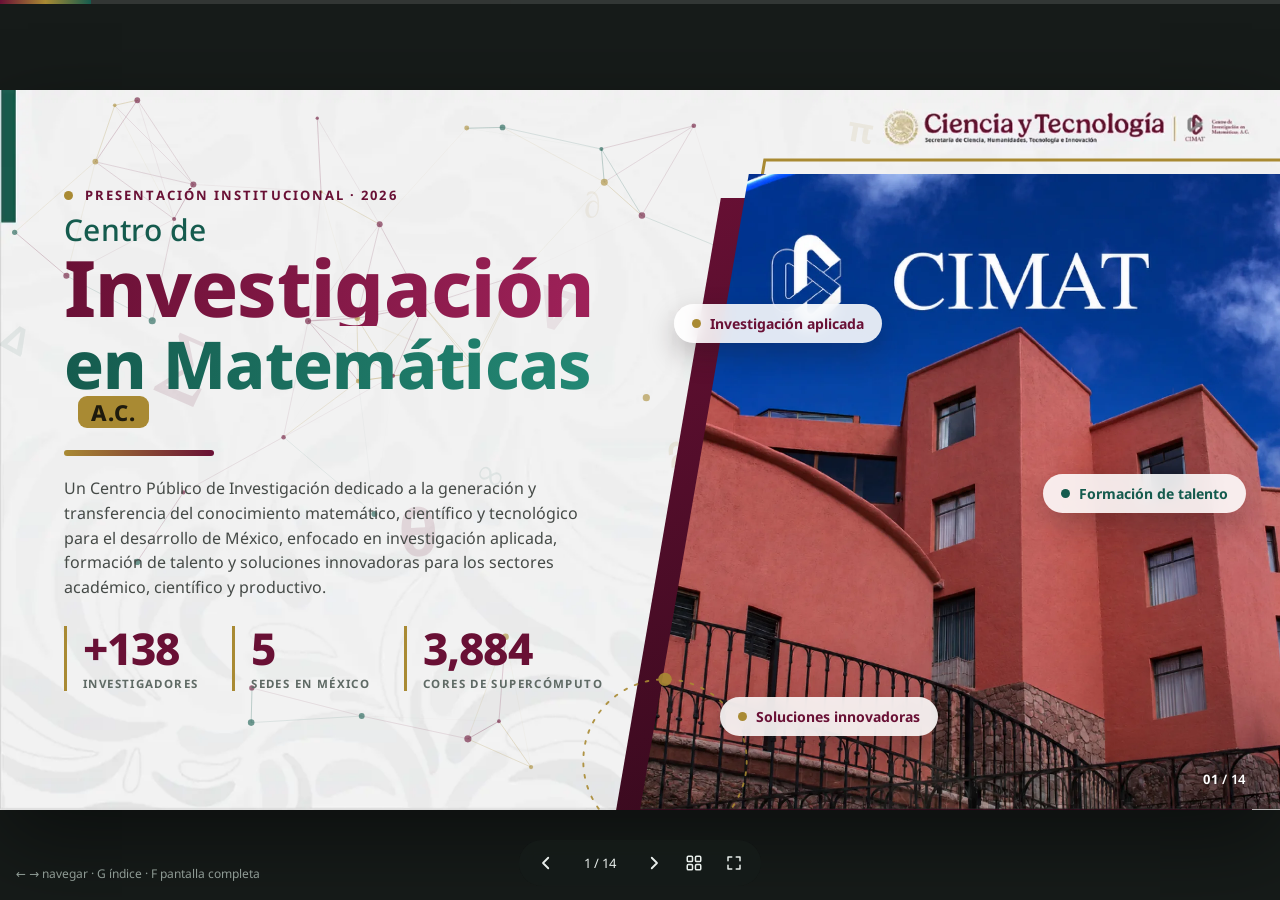
<file: index.html>
<!doctype html>
<html lang="es">
<head>
<meta charset="utf-8">
<meta name="viewport" content="width=device-width,initial-scale=1">
<title>CIMAT · Servicios Tecnológicos 2026</title>
<link rel="preconnect" href="https://fonts.googleapis.com">
<link rel="preconnect" href="https://fonts.gstatic.com" crossorigin>
<link rel="stylesheet" href="https://fonts.googleapis.com/css2?family=Noto+Sans:ital,wght@0,400;0,600;0,700;1,400&display=swap">
<link rel="stylesheet" href="deck.css?v=7">
<link rel="stylesheet" href="diagramas.css?v=6">
</head>
<body>
<div class="ui-prog"><i id="prog"></i></div>

<main class="stage" id="stage" aria-live="polite">

<!-- 1 · Portada -->
<section class="slide s-cover" id="sl-cover" data-title="Centro de Investigación en Matemáticas A.C." data-kicker="Portada">
  <canvas class="cv-net" id="cvNet" width="1280" height="720" aria-hidden="true"></canvas>
  <div class="cv-art" id="cvArt">
    <div class="cv-back"></div>
    <svg class="cv-outline" viewBox="0 0 100 100" preserveAspectRatio="none" aria-hidden="true"><polygon points="17,0 100,0 100,100 0,100" fill="none" stroke="#A98A33" stroke-width="3" vector-effect="non-scaling-stroke"/></svg>
    <div class="cv-photo"><img src="assets/img2.webp" alt="Edificio del CIMAT en Guanajuato"><i class="cv-sheen"></i></div>
    <svg class="cv-orbit" viewBox="0 0 200 200" aria-hidden="true"><circle cx="100" cy="100" r="86" fill="none" stroke="#A98A33" stroke-width="2" stroke-dasharray="3 9" stroke-linecap="round"/><circle cx="100" cy="14" r="7" fill="#A98A33"/></svg>
    <span class="cv-chip c1"><i></i>Investigación aplicada</span>
    <span class="cv-chip c2"><i></i>Formación de talento</span>
    <span class="cv-chip c3"><i></i>Soluciones innovadoras</span>
  </div>
  <div class="ct">
    <p class="kicker rv" style="--i:0"><i class="pulse"></i>Presentación institucional · 2026</p>
    <h1 class="cv-title" aria-label="Centro de Investigación en Matemáticas A.C.">
      <span class="ln s" style="--d:0"><b>Centro de</b></span>
      <span class="ln" style="--d:1"><b>Investigación</b></span>
      <span class="ln" style="--d:2"><b>en Matemáticas</b><em>A.C.</em></span>
    </h1>
    <div class="cv-rule"></div>
    <p class="lead rv" style="--i:4">Un Centro Público de Investigación dedicado a la generación y transferencia del conocimiento matemático, científico y tecnológico para el desarrollo de México, enfocado en investigación aplicada, formación de talento y soluciones innovadoras para los sectores académico, científico y productivo.</p>
    <div class="cv-stats rv" style="--i:6">
      <div><span class="n" data-count="140" data-prefix="+">+140</span><small>Investigadores</small></div>
      <div><span class="n" data-count="5">5</span><small>Sedes en México</small></div>
      <div><span class="n" data-count="3930" data-sep="1">3,930</span><small>Cores de supercómputo</small></div>
    </div>
  </div>
  <div class="pg"></div>
</section>

<!-- 2 · ¿Qué es el CIMAT? -->
<section class="slide s2" data-title="¿Qué es el CIMAT?" data-kicker="Nosotros">
  <div class="l">
    <p class="kicker rv" style="--i:0">Nosotros</p>
    <h2 class="title rv" style="--i:1">¿Qué es el CIMAT?</h2>
    <p class="txt rv" style="--i:2;margin-top:20px">El Centro de Investigación en Matemáticas A.C. es un Centro Público de Investigación de la Secihti, dedicado a la investigación, la formación de recursos humanos de alto nivel, la vinculación con los sectores productivos y la divulgación del conocimiento matemático y científico. Su misión es contribuir al desarrollo científico y tecnológico de México mediante la transferencia e implementación de soluciones innovadoras.</p>
  </div>
  <div class="photo rv" style="--i:2"><img src="assets/img10.webp" alt="Mapa de las cinco sedes: Guanajuato, Monterrey, Aguascalientes, Mérida y Zacatecas"></div>
  <div class="pillars">
    <div class="card f-guinda rv" style="--i:3"><h3>Investigación</h3><p>Generación de conocimiento científico y técnico en las líneas de investigación del Centro.</p></div>
    <div class="card f-dorado rv" style="--i:4"><h3>Formación de recursos humanos</h3><p>Programas de maestría y doctorado orientados a la investigación. Con reconocimiento internacional.</p></div>
    <div class="card f-verde rv" style="--i:5"><h3>Vinculación</h3><p>Desarrollo e implementación de soluciones, consultoría y capacitación especializada.</p></div>
    <div class="card f-arena rv" style="--i:6"><h3>Divulgación</h3><p>Actividades dirigidas a niñas, jóvenes y público en general para la difusión de la Ciencia.</p></div>
  </div>
  <div class="pg"></div>
</section>

<!-- 3 · Capital humano -->
<section class="slide s3" data-title="Capital Humano e Infraestructura" data-kicker="Infraestructura">
  <div class="sidecard rv" style="--i:0"><img class="bgimg" src="assets/img11.webp" alt=""><div class="in"><img src="assets/img21.webp" alt="Investigadora explicando en el pizarrón"></div></div>
  <div class="r">
    <p class="kicker rv" style="--i:1">Infraestructura</p>
    <h2 class="title rv" style="--i:2">Capital Humano e Infraestructura</h2>
    <p class="txt rv" style="--i:3;margin-top:12px">El CIMAT cuenta con un equipo de excelencia y una infraestructura tecnológica de vanguardia distribuida en 5 sedes a lo largo de la República Mexicana, lo que le permite generar y transferir conocimiento de forma eficiente y con impacto nacional.</p>
    <div class="stats">
      <div class="stat rv" style="--i:4"><div class="n" data-count="140" data-prefix="+">+140</div><div><b>Investigadores</b><span>El 70% pertenece al Sistema Nacional de Investigadores (SNII)</span></div></div>
      <div class="stat rv" style="--i:5"><div class="n" data-count="49">49</div><div><b>Técnicos Académicos</b><span>El 97% cuenta con nivel de posgrado (Maestría o Doctorado)</span></div></div>
      <div class="stat rv" style="--i:6"><div class="n" data-count="67">67</div><div><b>Personal de Apoyo</b><span>Personal administrativo y de soporte a la operación</span></div></div>
      <div class="stat rv" style="--i:7"><div class="n" data-count="5">5</div><div><b>Sedes</b><span>Guanajuato, Monterrey, Aguascalientes, Mérida y Zacatecas</span></div></div>
    </div>
  </div>
  <div class="callout rv" style="--i:8"><svg viewBox="0 0 24 24" fill="none" stroke="currentColor" stroke-width="2" aria-hidden="true"><circle cx="12" cy="12" r="10"/><path d="M12 11v6M12 7.5v.01" stroke-linecap="round"/></svg><p><b>Supercómputo:</b> 2 clústeres, uno en Guanajuato con 2,288 cores y otro en Puerto Interior, Silao con 1,642 cores, más de 200 servidores distribuidos entre todas sus sedes.</p></div>
  <div class="pg"></div>
</section>

<!-- 4 · Áreas y líneas -->
<section class="slide s4" data-title="Áreas y Líneas de Investigación" data-kicker="Investigación">
  <div class="head">
    <p class="kicker rv" style="--i:0">Investigación</p>
    <h2 class="title rv" style="--i:1">Áreas y Líneas de Investigación</h2>
    <p class="txt rv" style="--i:2;margin-top:12px">El CIMAT genera conocimiento científico de frontera a través de la investigación en sus cuatro grandes áreas de especialidad, buscando contribuir al desarrollo científico y tecnológico de México mediante la colaboración multidisciplinaria y la transferencia del conocimiento.</p>
  </div>
  <div class="grid">
    <div class="card o-guinda rv" style="--i:3"><h3>Matemáticas Básicas</h3><ul><li>Algebraica y Análisis</li><li>Ecuaciones Diferenciales Parciales</li><li>Geometría Diferencial</li><li>Sistemas Dinámicos y Topología</li></ul></div>
    <div class="card o-dorado rv" style="--i:4"><h3>Ciencias de la Computación</h3><ul><li>Aprendizaje Máquina y PLN</li><li>Ingeniería del Software</li><li>Cómputo Paralelo y Optimización</li><li>Procesamiento de Señales</li><li>Imágenes y Visión Computacional</li><li>Robótica y Sistemas Inteligentes</li></ul></div>
    <div class="card o-verde rv" style="--i:5"><h3>Probabilidad y Estadística</h3><ul><li>Estadística Aplicada e Inferencia</li><li>Modelación Estocástica</li><li>Teoría de la Probabilidad</li></ul></div>
    <div class="card o-arena rv" style="--i:6"><h3>Matemáticas Aplicadas</h3><ul><li>Análisis Numérico</li><li>Cómputo Científico</li><li>Biomatemáticas y Análisis Aplicado</li><li>Problemas Inversos</li><li>Cuantificación de Incertidumbre</li><li>Economía Matemática</li></ul></div>
  </div>
  <div class="photo rv" style="--i:5"><img src="assets/img9.webp" alt="Mano escribiendo ecuaciones en un pizarrón"></div>
  <div class="pg"></div>
</section>

<!-- 5 · Formación -->
<section class="slide s5" data-title="Formación de Recursos Humanos" data-kicker="Formación de alto nivel">
  <div class="head">
    <p class="kicker rv" style="--i:0">Formación de alto nivel</p>
    <h2 class="title rv" style="--i:1">Formación de Recursos Humanos</h2>
    <p class="txt rv" style="--i:2;margin-top:12px">El CIMAT ofrece programas de maestría y doctorado orientados a la investigación, acreditados ante el Sistema Nacional de Posgrados (SNP) de la Secretaría de Ciencia, Humanidades, Tecnología e Innovación (Secihti) a nivel de competencia internacional. Estos programas forman investigadores y especialistas capaces de generar conocimiento y transferir tecnología para el desarrollo del país.</p>
  </div>
  <div class="photo rv" style="--i:3"><img src="assets/img22.webp" alt="Programas de maestría y doctorado del CIMAT"></div>
  <div class="pg"></div>
</section>

<!-- 6 · Vinculación -->
<section class="slide s6" data-title="Vinculación: Soluciones para los Sectores Productivos" data-kicker="Vinculación">
  <div class="head">
    <p class="kicker rv" style="--i:0">Vinculación</p>
    <h2 class="title rv" style="--i:1;font-size:36px">Vinculación: Soluciones para los Sectores Productivos</h2>
    <p class="txt rv" style="--i:2;margin-top:12px">El CIMAT ofrece servicios tecnológicos especializados que acompañan a organizaciones públicas y privadas desde la identificación del problema hasta la implementación y seguimiento de la solución, integrando equipos altamente calificados y herramientas de vanguardia.</p>
  </div>
  <div class="grid">
    <div class="card f-guinda rv" style="--i:3"><h3>Ciencia de Datos</h3><ul><li>Explotación y analítica de datos predictivos y prescriptivos</li><li>Procesamiento y depuración de datos</li><li>Consultoría en estrategias de analítica</li><li>Despliegue y visualización de datos</li></ul></div>
    <div class="card f-dorado rv" style="--i:4"><h3>Cómputo Científico</h3><ul><li>Inteligencia artificial y modelación computacional</li><li>Visión computacional</li><li>Programación en paralelo y supercómputo</li></ul></div>
    <div class="card f-verde wide rv" style="--i:5"><h3>Matemáticas y Estadística</h3><ul><li>Modelación estadística y pronósticos</li><li>Logística de suministros y optimización de procesos</li><li>Construcción y diseño de indicadores</li><li>Modelos georeferenciados y simulación</li></ul></div>
  </div>
  <div class="photo rv" style="--i:4"><img src="assets/img26.webp" alt="Equipo del CIMAT con clientes en el laboratorio"></div>
  <div class="pg"></div>
</section>

<!-- 7 · Impacto -->
<section class="slide s7" data-title="Clientes Atendidos" data-kicker="Impacto">
  <div class="logos rv" style="--i:0"><img src="assets/img30.webp" alt="Logotipos de clientes: INEGI, IMSS, SAT, Bosch, PEMEX, CFE, GM, Coca-Cola FEMSA, OXXO y otros"></div>
  <div class="r">
    <p class="kicker rv" style="--i:1">Impacto</p>
    <h2 class="title rv" style="--i:2">Clientes Atendidos</h2>
    <p class="txt rv" style="--i:3;margin-top:12px">El CIMAT ayuda a sus clientes a generar valor real a través de soluciones integrales que van desde la caracterización precisa del problema hasta la implementación y seguimiento continuo de la solución.</p>
    <div class="callout rv" style="--i:4"><svg viewBox="0 0 24 24" fill="none" stroke="currentColor" stroke-width="2" aria-hidden="true"><circle cx="12" cy="12" r="10"/><path d="M12 11v6M12 7.5v.01" stroke-linecap="round"/></svg><p>El enfoque del CIMAT privilegia la transferencia efectiva de tecnología y el fortalecimiento de capacidades internas en cada organización con la que colabora, garantizando resultados sostenibles y de largo plazo.</p></div>
    <p class="txt rv" style="--i:5">Entre nuestros clientes se encuentran instituciones del sector financiero, industrial, gubernamental, de salud, energético y de telecomunicaciones, consolidando al CIMAT como un referente nacional en la aplicación del conocimiento matemático a problemáticas reales.</p>
    <div class="chips rv" style="--i:6"><span>Financiero</span><span>Industrial</span><span>Gubernamental</span><span>Salud</span><span>Energético</span><span>Telecomunicaciones</span></div>
  </div>
  <div class="pg"></div>
</section>

<!-- 8 · Cadena de valor -->
<section class="slide s8" data-title="Optimización de la Cadena de Valor" data-kicker="Soluciones tecnológicas">
  <div class="band"><img src="assets/img20.webp" alt=""></div>
  <div class="head">
    <p class="kicker rv" style="--i:0">Soluciones tecnológicas</p>
    <h2 class="title rv" style="--i:1">Optimización de la Cadena de Valor</h2>
    <p class="txt rv" style="--i:2;margin-top:12px">El CIMAT ofrece soluciones integrales para la optimización de cadenas de suministro y distribución, integrando modelos matemáticos avanzados con análisis geoespacial para apoyar la toma de decisiones estratégicas en los sectores comercial, industrial y gubernamental.</p>
  </div>
  <div class="grid">
    <div class="card rv" style="--i:3;--c:var(--guinda)"><h3>Pronóstico de la Demanda</h3><p>Modelos para anticipar la compra de materia prima, planear la producción y gestionar inventarios con mayor precisión.</p></div>
    <div class="card rv" style="--i:4;--c:var(--guinda)"><h3>Análisis de Lealtad y Clasificación</h3><p>Clasificación de clientes y proveedores para optimizar relaciones comerciales y definir esquemas de distribución más eficientes.</p></div>
    <div class="card rv" style="--i:5;--c:var(--verde)"><h3>Trazabilidad en la Producción</h3><p>Seguimiento en tiempo real de procesos productivos para reducir costos y mejorar el control de calidad en toda la cadena.</p></div>
    <div class="card rv" style="--i:6;--c:var(--verde)"><h3>Análisis Geoespaciales</h3><p>Evaluación de puntos de venta y pronóstico de ventas esperadas mediante modelos georeferenciados para la toma de decisiones estratégicas.</p></div>
  </div>
  <div class="pillwrap"><div class="pill rv" style="--i:7">Ciencia de Datos + Estadística + Optimización</div></div>
  <div class="pg"></div>
</section>

<!-- 9 · Transformación digital -->
<section class="slide s9" data-title="Transformación Digital" data-kicker="Soluciones tecnológicas">
  <div class="robot rv" style="--i:1"><img src="assets/img18.webp" alt="Brazo robótico industrial"></div>
  <div class="l">
    <p class="kicker rv" style="--i:0">Soluciones tecnológicas</p>
    <h2 class="title rv" style="--i:1">Transformación Digital</h2>
    <p class="txt rv" style="--i:2;margin-top:12px">El CIMAT aplica herramientas de inteligencia artificial y análisis de señales e imágenes para impulsar la transformación digital del sector industrial, mejorando la eficiencia operativa, la calidad del producto y la toma de decisiones en tiempo real mediante soluciones sustentadas en investigación aplicada.</p>
    <div class="two">
      <div class="card f-guinda rv" style="--i:3"><h3>Soluciones Desarrolladas</h3><ul><li>Análisis, preproceso y extracción de características de señales</li><li>Modelos de mantenimiento predictivo</li><li>Procesamiento de imágenes industriales</li></ul></div>
      <div class="card o-verde rv" style="--i:4"><h3 style="color:var(--verde)">Impactos en la Operación</h3><ul><li>Detección de condiciones críticas para mantenimiento predictivo</li><li>Predicciones de calidad del producto</li><li>Reducción de piezas defectuosas</li><li>Conteo de inventario en tiempo real</li><li>Detección de defectos en piezas de producción</li></ul></div>
    </div>
    <div class="pill rv" style="--i:5">ML + IoT + Analítica</div>
  </div>
  <div class="pg"></div>
</section>

<!-- 10 · Análisis digital de imágenes -->
<section class="slide s10" data-title="Análisis Digital de Imágenes" data-kicker="Soluciones tecnológicas">
  <div class="sidecard rv" style="--i:0"><img class="bgimg" src="assets/img17.webp" alt=""><div class="in"><img src="assets/img25.webp" alt="Conteo automático de bobinas mediante visión computacional"></div></div>
  <div class="r">
    <p class="kicker rv" style="--i:1">Soluciones tecnológicas</p>
    <h2 class="title rv" style="--i:2">Análisis Digital de Imágenes</h2>
    <p class="txt rv" style="--i:3;margin-top:12px">El CIMAT implementa sistemas avanzados de procesamiento e inspección visual basados en inteligencia artificial y modelos matemáticos, capaces de analizar imágenes en tiempo real para apoyar procesos industriales, financieros y de seguridad con alta precisión y confiabilidad.</p>
    <div class="pill rv" style="--i:4">Deep Learning + Visión Computacional</div>
    <div class="two">
      <div class="card f-guinda rv" style="--i:5"><h3>Capacidades Técnicas</h3><ul><li>Análisis y caracterización del deterioro de objetos</li><li>Selección de características relevantes a partir de imágenes</li><li>Sistemas de inspección visual automatizada</li><li>Procesos de optimización basados en imagen</li></ul></div>
      <div class="card o-guinda rv" style="--i:6"><h3>Impactos Concretos</h3><ul><li>Detección del deterioro aparente de billetes en circulación</li><li>Reconocimiento y conteo automático de objetos</li><li>Validación de autenticidad mediante imágenes</li><li>Procesamiento e inspección en tiempo real</li></ul></div>
    </div>
  </div>
  <div class="pg"></div>
</section>

<!-- 11 · PROPUESTA · Plataforma -->
<section class="slide sp" id="sl-platform" data-title="Health Tower Intelligence" data-kicker="Propuesta MIUS">
  <div class="head">
    <p class="kicker rv" style="--i:0">Propuesta de plataforma<em>MIUS Medical</em></p>
    <h2 class="title rv" style="--i:1">Health Tower Intelligence</h2>
  </div>
  <div class="dg rv" style="--i:3" id="dg-platform"></div>
  <div class="pg"></div>
</section>

<!-- 13 · Educación -->
<section class="slide s11" data-title="Educación y Formación Continua" data-kicker="Educación y capacitación">
  <div class="head">
    <p class="kicker rv" style="--i:0">Educación y capacitación</p>
    <h2 class="title rv" style="--i:1">Educación y Formación Continua</h2>
    <p class="txt rv" style="--i:2;margin-top:12px">El CIMAT ofrece una amplia gama de programas educativos orientados al desarrollo de habilidades tecnológicas y matemáticas para profesionales, investigadores y organizaciones. Estos programas están diseñados para fortalecer capacidades y fomentar la integración del conocimiento científico en los entornos laborales y académicos.</p>
  </div>
  <div class="band rv" style="--i:3"><img src="assets/img23.webp" alt="">
    <div class="cards">
      <div class="card"><div class="ic a"></div><div><h3>Programas de Posgrado y Especialidad</h3><p>Maestría en Análisis Estadístico y Computación, especialidades en línea y programas acreditados a nivel internacional.</p></div></div>
      <div class="card"><div class="ic b"></div><div><h3>Diplomados</h3><p>Diplomados y cursos en inteligencia artificial, visión computacional, programación en paralelo y supercómputo para profesionales del sector tecnológico.</p></div></div>
      <div class="card"><div class="ic c"></div><div><h3>Formación práctica</h3><p>Formación práctica en analítica de datos, modelos predictivos, procesamiento de datos y visualización para la toma de decisiones basada en evidencia.</p></div></div>
      <div class="card"><div class="ic d"></div><div><h3>Educación continua y cursos a la medida</h3><p>Cursos ad hoc y educación continua en modelación estadística, pronósticos, optimización de procesos e indicadores georreferenciados.</p></div></div>
    </div>
  </div>
  <div class="pg"></div>
</section>

<!-- 14 · Colaboración -->
<section class="slide s12" data-title="Modelos de Colaboración" data-kicker="Colaboración">
  <div class="head">
    <p class="kicker rv" style="--i:0">Colaboración</p>
    <h2 class="title rv" style="--i:1">Modelos de Colaboración</h2>
    <p class="txt rv" style="--i:2;margin-top:12px">El CIMAT diseña esquemas de colaboración flexibles e integrales que responden a las necesidades específicas de cada organización, integrando personal altamente especializado, grupos multidisciplinarios y redes de colaboración nacionales e internacionales para garantizar soluciones pertinentes y de alto impacto.</p>
  </div>
  <div class="cols">
    <div class="card m rv" style="--i:3"><h3>Modalidades de Colaboración</h3>
      <p class="it"><b>Académica (Investigación):</b> Proyectos de investigación, desarrollo de tesis, estancias, servicio social y prácticas profesionales</p>
      <p class="it"><b>Transferencia de Tecnología:</b> Proyectos de desarrollo tecnológico, asesorías, consultorías y capacitaciones especializadas</p></div>
    <div class="card b rv" style="--i:4"><h3>Beneficios para los Colaboradores</h3>
      <ul class="ck">
        <li><svg viewBox="0 0 24 24" fill="none" stroke="currentColor" stroke-width="2" aria-hidden="true"><circle cx="12" cy="12" r="10"/><path d="M7.5 12.5l3 3 6-6.5" stroke-linecap="round" stroke-linejoin="round"/></svg><span>Acceso a personal altamente especializado y calificado</span></li>
        <li><svg viewBox="0 0 24 24" fill="none" stroke="currentColor" stroke-width="2" aria-hidden="true"><circle cx="12" cy="12" r="10"/><path d="M7.5 12.5l3 3 6-6.5" stroke-linecap="round" stroke-linejoin="round"/></svg><span>Grupos de trabajo multidisciplinarios</span></li>
        <li><svg viewBox="0 0 24 24" fill="none" stroke="currentColor" stroke-width="2" aria-hidden="true"><circle cx="12" cy="12" r="10"/><path d="M7.5 12.5l3 3 6-6.5" stroke-linecap="round" stroke-linejoin="round"/></svg><span>Redes de colaboración nacionales e internacionales</span></li>
        <li><svg viewBox="0 0 24 24" fill="none" stroke="currentColor" stroke-width="2" aria-hidden="true"><circle cx="12" cy="12" r="10"/><path d="M7.5 12.5l3 3 6-6.5" stroke-linecap="round" stroke-linejoin="round"/></svg><span>Solución integral desde el diagnóstico hasta la implementación</span></li>
        <li><svg viewBox="0 0 24 24" fill="none" stroke="currentColor" stroke-width="2" aria-hidden="true"><circle cx="12" cy="12" r="10"/><path d="M7.5 12.5l3 3 6-6.5" stroke-linecap="round" stroke-linejoin="round"/></svg><span>Acompañamiento continuo para optimizar la pertinencia y operación de cada proyecto</span></li>
      </ul></div>
  </div>
  <div class="pg"></div>
</section>

<!-- 15 · Contacto -->
<section class="slide s13" data-title="Información de Contacto" data-kicker="Contacto">
  <img class="diag rv" style="--i:0" src="assets/img29.webp" alt="Fachada del CIMAT">
  <div class="l">
    <p class="kicker rv" style="--i:0">Contacto</p>
    <h2 class="title rv" style="--i:1">Información de Contacto</h2>
    <p class="txt rv" style="--i:2;margin-top:12px">Te invitamos a conocer más sobre el CIMAT, sus programas de investigación, formación, vinculación y divulgación. Nuestro equipo está disponible para atender tus consultas y explorar oportunidades de colaboración que contribuyan al fortalecimiento de capacidades y a la solución de problemáticas específicas en tu organización.</p>
    <div class="who rv" style="--i:3"><b>Dr. Rafael Herrera Guzmán</b><span>Director General</span><hr><b>Dra. Ma. Antonieta Zuloaga Garmendia</b><span>Coordinadora de Servicios Tecnológicos</span>Correo: <u>cst@cimat.mx</u></div>
    <div class="web rv" style="--i:4"><div><img src="assets/img12.webp" alt="">www.cimat.mx</div><div><img src="assets/img27.webp" alt="">Facebook: CIMAT</div></div>
  </div>
  <div class="qr rv" style="--i:5"><img src="assets/img14.webp" alt="Código QR del CIMAT"><p>Síguenos y visítanos</p></div>
  <div class="pg"></div>
</section>

</main>

<div class="ui-bar" id="ui" role="toolbar" aria-label="Controles de la presentación">
  <button id="bPrev" aria-label="Anterior"><svg viewBox="0 0 24 24" fill="none" stroke="currentColor" stroke-width="2.4"><path d="M15 5l-7 7 7 7" stroke-linecap="round" stroke-linejoin="round"/></svg></button>
  <span class="cnt" id="cnt">1 / 14</span>
  <button id="bNext" aria-label="Siguiente"><svg viewBox="0 0 24 24" fill="none" stroke="currentColor" stroke-width="2.4"><path d="M9 5l7 7-7 7" stroke-linecap="round" stroke-linejoin="round"/></svg></button>
  <button id="bOv" aria-label="Índice de diapositivas (G)"><svg viewBox="0 0 24 24" fill="none" stroke="currentColor" stroke-width="2"><rect x="3" y="3" width="7" height="7" rx="1.5"/><rect x="14" y="3" width="7" height="7" rx="1.5"/><rect x="3" y="14" width="7" height="7" rx="1.5"/><rect x="14" y="14" width="7" height="7" rx="1.5"/></svg></button>
  <button id="bFs" aria-label="Pantalla completa (F)"><svg viewBox="0 0 24 24" fill="none" stroke="currentColor" stroke-width="2"><path d="M4 9V4h5M20 9V4h-5M4 15v5h5M20 15v5h-5" stroke-linecap="round" stroke-linejoin="round"/></svg></button>
</div>
<div class="hint">← → navegar · G índice · F pantalla completa</div>
<div class="ov" id="ov" role="dialog" aria-label="Índice"><h2>Índice de la presentación</h2><div class="ov-grid" id="ovg"></div></div>

<script src="diagramas.js?v=5"></script>
<script src="deck.js?v=6"></script>
</body>
</html>
</file>
<file: deck.css>
/* Presentación institucional CIMAT — formato Secihti / Gobierno de México
   Escenario fijo 1280×720 escalado al viewport. Paleta extraída del PPTX original. */
:root{
  --font-body:'Noto Sans',system-ui,-apple-system,'Segoe UI',sans-serif;
  --bg:#F1F3F2;--surface:#FFFFFF;--surface-2:#F6F5F3;--fg:#3A3A3A;--muted:#5F6A65;--line:#D6DCD9;
  --slate:#2F3733;--on-slate:#F4F6F5;--on-slate-2:#B9C4BE;--on-slate-3:rgba(244,246,245,.38);
  --guinda:#691035;--guinda-2:#5F1733;--on-guinda:#FFFFFF;--guinda-ink:#691035;
  --verde:#155B4E;--verde-2:#2C5B4D;--on-verde:#FFFFFF;
  --dorado:#A98A33;--dorado-ink:#8A6D1E;--on-dorado:#1E1A0D;--arena:#D9CFC4;--on-arena:#3A3A3A;
  --stage-w:1280;--stage-h:720;
}
*{box-sizing:border-box}
html,body{height:100%;margin:0;background:#161B19;font-family:var(--font-body);color:var(--fg);overflow:hidden}
button{font:inherit;color:inherit}

/* Escenario */
.stage{position:absolute;left:50%;top:50%;width:1280px;height:720px;transform:translate(-50%,-50%) scale(var(--s,1));transform-origin:center;overflow:hidden;background:var(--bg) url(assets/fondo_publico.webp) center/cover no-repeat;box-shadow:0 30px 80px rgba(0,0,0,.45)}
.slide{position:absolute;inset:0;opacity:0;visibility:hidden;transform:translateX(30px);transition:opacity .55s ease,transform .55s ease,visibility 0s .55s}
.slide.past{transform:translateX(-30px)}
.slide.active{opacity:1;visibility:visible;transform:none;transition:opacity .55s ease,transform .55s ease,visibility 0s}
.hdr{position:absolute;top:21px;right:32px;width:334px;height:auto;z-index:5}
.pg{position:absolute;right:34px;bottom:22px;font-size:13px;font-weight:600;color:var(--muted);font-variant-numeric:tabular-nums;letter-spacing:.04em;z-index:5}
.pg b{color:var(--guinda)}

/* Revelado escalonado */
.rv{opacity:0;transform:translateY(16px)}
.slide.active .rv{opacity:1;transform:none;transition:opacity .6s ease,transform .6s cubic-bezier(.2,.7,.2,1);transition-delay:calc(var(--i,0)*90ms + 180ms)}

/* Tipografía */
.kicker{font-size:13px;font-weight:700;letter-spacing:.16em;text-transform:uppercase;color:var(--guinda);margin:0 0 8px}
.kicker em{font-style:normal;background:var(--guinda);color:#fff;border-radius:999px;padding:3px 12px;margin-left:12px;letter-spacing:.1em}
h1,h2,h3,h4{margin:0}
.title{font-size:40px;line-height:1.12;font-weight:700;color:var(--verde);letter-spacing:-.005em;text-wrap:balance}
.lead{font-size:18px;line-height:1.55;margin:0}
.lead b{color:var(--guinda)}
.txt{font-size:16.5px;line-height:1.55;margin:0}
.head{position:absolute;left:64px;top:68px;right:64px}
.head .lead{margin-top:14px}

/* Tarjetas */
.card{background:rgba(255,255,255,.82);border-radius:20px;padding:20px 24px;border:1px solid rgba(0,0,0,.05);box-shadow:0 8px 24px rgba(40,50,45,.07)}
.card h3{font-size:21px;line-height:1.2;margin-bottom:10px}
.card ul{margin:0;padding-left:20px}
.card li{font-size:15px;line-height:1.4;margin:3px 0}
.card.o-guinda{border:2.5px solid var(--guinda)}.card.o-guinda h3{color:var(--guinda)}
.card.o-dorado{border:2.5px solid var(--dorado)}.card.o-dorado h3{color:#8A6D1E}
.card.o-verde{border:2.5px solid var(--verde-2)}.card.o-verde h3{color:var(--verde)}
.card.o-arena{border:2.5px solid var(--arena)}.card.o-arena h3{color:#7A6F63}
.card.f-guinda{background:var(--guinda-2);color:#fff;border:0}
.card.f-dorado{background:var(--dorado);color:var(--on-dorado);border:0}
.card.f-verde{background:var(--verde-2);color:#fff;border:0}
.card.f-arena{background:var(--arena);color:var(--on-arena);border:0}
.pill{display:inline-flex;align-items:center;gap:8px;background:var(--verde);color:#fff;font-weight:700;font-size:15px;padding:9px 22px;border-radius:999px;box-shadow:0 6px 16px rgba(21,91,78,.3)}
.callout{display:flex;gap:14px;align-items:flex-start;background:rgba(21,91,78,.09);border-radius:16px;padding:14px 18px}
.callout svg{flex:none;width:30px;height:30px;color:var(--verde)}
.callout.g svg{color:var(--guinda)}
.callout p{margin:0;font-size:15px;line-height:1.5}
.chips{display:flex;flex-wrap:wrap;gap:8px}
.chips span{font-size:14px;font-weight:600;padding:6px 14px;border-radius:999px;background:#fff;border:1.5px solid var(--arena);color:var(--verde)}
.photo{border-radius:22px;overflow:hidden;box-shadow:0 14px 34px rgba(40,50,45,.22)}
.photo img{display:block;width:100%;height:100%;object-fit:cover}
.sidecard{position:absolute;left:48px;top:22px;width:452px;height:677px;border-radius:22px;overflow:hidden;box-shadow:0 14px 34px rgba(40,50,45,.22)}
.sidecard>img.bgimg{position:absolute;inset:0;width:100%;height:100%;object-fit:cover}
.sidecard .in{position:absolute;left:0;right:0;top:78px;bottom:78px;overflow:hidden}
.sidecard .in img{width:100%;height:100%;object-fit:cover;display:block}

/* S1 portada */
.s-cover .cv-net{position:absolute;inset:0;width:100%;height:100%;z-index:0}
.s-cover .ct{position:absolute;left:64px;top:96px;width:610px;z-index:3}
.s-cover .kicker{display:flex;align-items:center;font-size:13px}
.s-cover .kicker .pulse{width:9px;height:9px;border-radius:50%;background:var(--dorado);margin-right:12px;animation:cv-pulse 2.2s infinite}
@keyframes cv-pulse{0%{box-shadow:0 0 0 0 rgba(169,138,51,.65)}70%,100%{box-shadow:0 0 0 12px rgba(169,138,51,0)}}
.cv-title{margin:10px 0 0;line-height:1;font-weight:800;letter-spacing:-.028em}
.cv-title .ln{display:block;overflow:hidden;padding:.04em 0 .1em}
.cv-title .ln b{display:inline-block;font-weight:800;transform:translateY(112%)}
.slide.active .cv-title .ln b{transform:none;transition:transform 1s cubic-bezier(.16,.84,.24,1);transition-delay:calc(var(--d)*140ms + 260ms)}
.cv-title .s b{font-size:30px;font-weight:500;letter-spacing:.01em;color:var(--verde)}
.cv-title .ln:nth-child(2) b{font-size:78px;background:linear-gradient(100deg,var(--guinda) 0%,#A3235C 50%,var(--guinda) 100%);background-size:220% 100%;-webkit-background-clip:text;background-clip:text;color:transparent;animation:cv-shine 7s ease-in-out infinite}
.cv-title .ln:nth-child(3) b{font-size:66px;background:linear-gradient(100deg,var(--verde) 0%,#26917C 55%,var(--verde) 100%);background-size:220% 100%;-webkit-background-clip:text;background-clip:text;color:transparent;animation:cv-shine 7s ease-in-out infinite 1.2s}
@keyframes cv-shine{0%,100%{background-position:0 0}50%{background-position:100% 0}}
.cv-title em{display:inline-block;vertical-align:middle;margin:0 0 12px 14px;font-style:normal;font-size:22px;font-weight:800;letter-spacing:.04em;padding:5px 13px;border-radius:9px;background:var(--dorado);color:var(--on-dorado)}
.cv-rule{height:6px;width:0;border-radius:3px;background:linear-gradient(90deg,var(--dorado),var(--guinda));margin:8px 0 20px}
.slide.active .cv-rule{width:150px;transition:width 1.1s cubic-bezier(.2,.8,.2,1) 1s}
.s-cover .lead{font-size:16px;line-height:1.55;color:#454a47;max-width:540px}
.cv-stats{display:grid;grid-template-columns:repeat(3,auto);justify-content:start;gap:0 34px;margin-top:26px}
.cv-stats>div{padding-left:16px;border-left:3px solid var(--dorado)}
.cv-stats .n{display:block;font-size:44px;line-height:1;font-weight:800;color:var(--guinda);font-variant-numeric:tabular-nums;letter-spacing:-.02em}
.cv-stats small{display:block;margin-top:6px;font-size:11.5px;font-weight:700;letter-spacing:.12em;text-transform:uppercase;color:var(--muted)}

.cv-art{position:absolute;right:0;top:84px;width:640px;height:636px;z-index:2;--mx:0;--my:0;opacity:0;transform:translateX(90px)}
.slide.active .cv-art{opacity:1;transform:none;transition:opacity .9s ease .2s,transform 1.1s cubic-bezier(.16,.84,.24,1) .2s}
.cv-back,.cv-photo{position:absolute;inset:0;clip-path:polygon(17% 0,100% 0,100% 100%,0 100%)}
.cv-back{background:linear-gradient(160deg,var(--guinda),#2A0817);transform:translate3d(calc(var(--mx)*16px - 28px),calc(var(--my)*10px + 24px),0)}
.cv-outline{position:absolute;inset:0;width:100%;height:100%;overflow:visible;transform:translate3d(calc(var(--mx)*-22px + 16px),calc(var(--my)*-14px - 14px),0)}
.cv-photo{overflow:hidden;transform:translate3d(calc(var(--mx)*-9px),calc(var(--my)*-7px),0)}
.cv-photo img{display:block;width:100%;height:100%;object-fit:cover;transform-origin:55% 6%;animation:cv-kb 22s ease-in-out infinite alternate}
@keyframes cv-kb{from{transform:scale(1.04) translate(0,0)}to{transform:scale(1.17) translate(-2%,0)}}
.cv-sheen{position:absolute;top:-10%;bottom:-10%;left:-45%;width:28%;background:linear-gradient(100deg,transparent,rgba(255,255,255,.38),transparent);transform:skewX(-18deg);animation:cv-sheen 8s ease-in-out infinite 2.4s}
@keyframes cv-sheen{0%{left:-45%}32%,100%{left:150%}}
.cv-orbit{position:absolute;left:-70px;bottom:-46px;width:190px;height:190px;animation:cv-spin 26s linear infinite;opacity:.9}
@keyframes cv-spin{to{transform:rotate(360deg)}}
.cv-chip{position:absolute;display:flex;align-items:center;gap:9px;padding:10px 18px;border-radius:999px;background:rgba(255,255,255,.88);-webkit-backdrop-filter:blur(8px);backdrop-filter:blur(8px);font-size:14px;font-weight:700;color:var(--guinda);box-shadow:0 12px 28px rgba(30,20,25,.25);animation:cv-bob 5.5s ease-in-out infinite;white-space:nowrap}
.cv-chip i{width:9px;height:9px;border-radius:50%;background:var(--dorado)}
.cv-chip.c1{left:34px;top:130px}
.cv-chip.c2{right:34px;top:300px;color:var(--verde);animation-delay:-1.8s}
.cv-chip.c3{left:80px;bottom:74px;animation-delay:-3.4s}
.cv-chip.c2 i{background:var(--verde)}
@keyframes cv-bob{0%,100%{transform:translateY(0)}50%{transform:translateY(-12px)}}
.s-cover .pg{color:#fff;text-shadow:0 1px 4px rgba(0,0,0,.6)}.s-cover .pg b{color:#fff}

/* S2 */
.s2 .l{position:absolute;left:64px;top:88px;width:560px}
.s2 .photo{position:absolute;left:670px;top:96px;width:560px;height:376px;box-shadow:none;background:none;border-radius:0}
.s2 .photo img{object-fit:contain}
.pillars{position:absolute;left:64px;right:64px;top:500px;display:grid;grid-template-columns:repeat(4,1fr);gap:16px}
.pillars .card{padding:16px 18px;height:150px;border-radius:18px}
.pillars h3{font-size:18px;text-align:center;margin-bottom:8px}
.pillars p{margin:0;font-size:13.5px;line-height:1.4;text-align:center}

/* S3 */
.s3 .r{position:absolute;left:540px;right:56px;top:66px}
.stats{display:grid;gap:4px;margin-top:18px}
.stat{display:grid;grid-template-columns:150px 1fr;gap:10px 18px;align-items:center;padding:8px 0;border-bottom:1px solid rgba(0,0,0,.08)}
.stat .n{font-size:48px;font-weight:700;color:var(--verde);line-height:1;font-variant-numeric:tabular-nums;text-align:right}
.stat b{display:block;font-size:19px;color:var(--guinda)}
.stat span{font-size:14.5px;line-height:1.35}
.s3 .callout{position:absolute;left:540px;right:56px;top:566px}

/* S4 */
.s4 .grid{position:absolute;left:64px;top:262px;width:760px;display:grid;grid-template-columns:1fr 1fr;gap:16px}
.s4 .card{padding:16px 20px;background:rgba(255,255,255,.7)}
.s4 .card h3{font-size:19px}
.s4 .card li{font-size:13.5px;margin:2px 0}
.s4 .photo{position:absolute;left:860px;top:262px;width:356px;height:392px}

/* S5 */
.s5 .photo{position:absolute;left:64px;top:312px;width:1152px;height:375px;border-radius:20px}

/* S6 */
.s6 .grid{position:absolute;left:64px;top:256px;width:600px;display:grid;grid-template-columns:1fr 1fr;gap:16px}
.s6 .wide{grid-column:1/-1}
.s6 .card li{font-size:14px;margin:2px 0}
.s6 .card h3{font-size:20px;margin-bottom:6px}
.s6 .photo{position:absolute;left:700px;top:262px;width:516px;height:342px}

/* S7 */
.s7 .logos{position:absolute;left:56px;top:36px;width:420px;height:648px;border-radius:22px;background:#fff;box-shadow:0 14px 34px rgba(40,50,45,.18);overflow:hidden;padding:10px 14px}
.s7 .logos img{width:100%;height:100%;object-fit:contain;display:block}
.s7 .r{position:absolute;left:530px;right:56px;top:66px}
.s7 .r .callout{margin:18px 0}
.s7 .chips{margin-top:16px}

/* S8 */
.s8 .grid{position:absolute;left:64px;right:64px;top:268px;display:grid;grid-template-columns:1fr 1fr;gap:34px 28px}
.s8 .card{position:relative;padding:16px 22px 16px 28px;height:132px;overflow:hidden;background:rgba(255,255,255,.88)}
.s8 .card::before{content:"";position:absolute;left:0;top:0;bottom:0;width:8px;background:var(--c)}
.s8 .card h3{font-size:20px;color:var(--c);margin-bottom:6px}
.s8 .card p{margin:0;font-size:14.5px;line-height:1.45}
.s8 .pillwrap{position:absolute;left:0;right:0;top:402px;text-align:center;z-index:3;pointer-events:none}
.s8 .band{position:absolute;left:0;right:0;bottom:0;height:130px;opacity:.9;-webkit-mask-image:linear-gradient(to top,#000 40%,transparent);mask-image:linear-gradient(to top,#000 40%,transparent)}
.s8 .band img{width:100%;height:100%;object-fit:cover;object-position:center bottom}
.s8 .pg{z-index:6}

/* S9 */
.s9 .l{position:absolute;left:64px;top:74px;width:770px}
.s9 .two{display:grid;grid-template-columns:1fr 1fr;gap:18px;margin-top:34px;align-items:start}
.s9 .card{padding:20px 24px}
.s9 .card h3{font-size:21px;margin-bottom:12px}
.s9 .card li{font-size:15.5px;line-height:1.45;margin:5px 0}
.s9 .l .txt{font-size:17.5px}
.s9 .l .pill{margin-top:34px;font-size:17px;padding:11px 28px}
.s9 .robot{position:absolute;right:0;top:72px;width:400px;height:648px;overflow:hidden;pointer-events:none}
.s9 .robot img{position:absolute;left:50%;top:233px;width:830px;height:467px;max-width:none;transform:translate(-50%,-50%) rotate(90deg)}
.slide.active.s9 .robot.rv{transform:none}
.s9 .pg{color:#fff;text-shadow:0 1px 4px rgba(0,0,0,.65)}.s9 .pg b{color:#fff}

/* S10 */
.s10 .r{position:absolute;left:540px;right:56px;top:66px}
.s10 .pill{margin:18px 0 16px}
.s10 .two{display:grid;grid-template-columns:1fr 1fr;gap:16px}
.s10 .card{padding:16px 20px}
.s10 .card h3{font-size:18px}
.s10 .card li{font-size:14px}

/* S11 */
.s11 .band{position:absolute;left:64px;right:64px;top:288px;height:392px;border-radius:22px;overflow:hidden}
.s11 .band>img{position:absolute;inset:0;width:100%;height:100%;object-fit:cover;filter:grayscale(1);opacity:.28}
.s11 .cards{position:absolute;inset:18px;display:grid;grid-template-columns:1fr 1fr;gap:16px}
.s11 .card{display:grid;grid-template-columns:56px 1fr;gap:4px 16px;align-items:start;background:rgba(255,255,255,.93);padding:16px 20px}
.s11 .ic{width:56px;height:56px;background:url(assets/img16.webp) no-repeat;background-size:662px 212px}
.s11 .ic.a{background-position:0 0}.s11 .ic.b{background-position:-606px 0}.s11 .ic.c{background-position:0 -156px}.s11 .ic.d{background-position:-606px -156px}
.s11 h3{font-size:19px;color:var(--guinda);margin-bottom:4px}
.s11 .card p{margin:0;font-size:14.5px;line-height:1.45}

/* S12 */
.s12 .cols{position:absolute;left:64px;right:64px;top:300px;display:grid;grid-template-columns:1fr 1fr;gap:28px}
.s12 .card{padding:22px 26px;min-height:300px}
.s12 .card.m{border-left:18px solid var(--guinda)}
.s12 .card.b{border-left:18px solid var(--verde)}
.s12 .card h3{font-size:21px;color:var(--guinda);margin-bottom:14px}
.s12 .card.b h3{color:var(--verde)}
.s12 .it{margin:0 0 12px;font-size:15px;line-height:1.5}
.s12 .it b{color:var(--guinda)}
.s12 .ck{list-style:none;padding:0}
.s12 .ck li{display:grid;grid-template-columns:26px 1fr;gap:10px;margin:0 0 11px;font-size:15px;line-height:1.45}
.s12 .ck svg{width:24px;height:24px;color:var(--verde)}

/* S13 */
.s13 .l{position:absolute;left:64px;top:68px;width:640px}
.s13 .who{margin-top:22px;background:var(--guinda-2);color:#fff;border-radius:22px;padding:20px 26px;width:560px}
.s13 .who b{display:block;font-size:20px}
.s13 .who span{display:block;font-size:15.5px;font-weight:600;margin-bottom:12px}
.s13 .who hr{border:0;border-top:1px solid rgba(255,255,255,.35);margin:10px 0 14px}
.s13 .who a,.s13 .who u{color:#8fe3d2;text-decoration:underline;font-size:15px}
.s13 .web{display:grid;grid-template-columns:repeat(2,auto);gap:12px 28px;justify-content:start;margin-top:22px;align-items:center}
.s13 .web div{display:flex;align-items:center;gap:12px;font-size:17px;font-weight:700;color:var(--guinda)}
.s13 .web img{width:44px;height:44px;object-fit:contain}
.s13 .qr{position:absolute;left:64px;top:570px;display:flex;align-items:center;gap:16px}
.s13 .qr img{width:104px;height:104px;background:#fff;padding:6px;border-radius:12px}
.s13 .qr p{margin:0;font-size:13px;color:var(--muted);max-width:180px}
.s13 .diag{position:absolute;right:0;top:20px;height:690px;width:auto}
.s13 .logo2{position:absolute;left:350px;top:604px;width:360px}

/* Propuesta MIUS */
.sp .head{top:60px}
.sp .kicker{margin-bottom:4px}
.sp .title{font-size:31px}
.sp .lead{font-size:14.5px;margin-top:6px;line-height:1.45}
.sp .dg{position:absolute;left:44px;right:44px;top:146px}
.sp .hti-arq.hti-compact .hti-stage{row-gap:26px}
.sp .hti{--fs:12.5px;--fs-s:10.5px}

/* UI del visor */
.ui-prog{position:fixed;left:0;top:0;height:4px;width:100%;background:rgba(255,255,255,.12);z-index:30}
.ui-prog i{display:block;height:100%;width:0;background:linear-gradient(90deg,var(--guinda),var(--dorado),var(--verde));transition:width .5s ease}
.ui-bar{position:fixed;left:50%;bottom:14px;transform:translateX(-50%);display:flex;gap:6px;align-items:center;background:rgba(22,27,25,.86);backdrop-filter:blur(8px);padding:6px 10px;border-radius:999px;z-index:30;transition:opacity .4s;color:#e9efec}
.ui-bar.idle{opacity:0}
.ui-bar button{background:none;border:0;border-radius:999px;width:34px;height:34px;cursor:pointer;display:grid;place-items:center;color:inherit}
.ui-bar button:hover{background:rgba(255,255,255,.14)}
.ui-bar button:focus-visible{outline:2px solid #fff}
.ui-bar svg{width:18px;height:18px}
.ui-bar .cnt{font-size:13px;min-width:62px;text-align:center;font-variant-numeric:tabular-nums}
.ov{position:fixed;inset:0;background:rgba(18,22,20,.94);z-index:40;display:none;overflow:auto;padding:40px 5vw}
.ov.open{display:block}
.ov h2{color:#fff;font-size:22px;margin:0 0 18px;font-weight:700}
.ov-grid{display:grid;grid-template-columns:repeat(auto-fill,minmax(260px,1fr));gap:12px}
.ov-grid button{text-align:left;background:#232A27;border:1px solid #36413C;border-radius:14px;padding:14px 16px;color:#e9efec;cursor:pointer;display:grid;gap:4px}
.ov-grid button:hover,.ov-grid button.cur{border-color:var(--dorado);background:#2A332F}
.ov-grid small{color:#9EA9A3;font-size:11px;letter-spacing:.12em;text-transform:uppercase;font-weight:700}
.ov-grid b{font-size:15px;line-height:1.3}
.ov-grid em{font-style:normal;color:var(--dorado);font-weight:700;font-size:13px}
.hint{position:fixed;left:16px;bottom:18px;font-size:12px;color:#8e9a94;z-index:20}

@media print{
  html,body{overflow:visible;background:#fff}
  .stage{position:static;transform:none;width:1280px;height:auto;box-shadow:none;background:none}
  .slide{position:relative;opacity:1;visibility:visible;transform:none;height:720px;break-after:page;background:var(--bg) url(assets/fondo_publico.webp) center/cover}
  .rv{opacity:1;transform:none}
  .ui-prog,.ui-bar,.hint,.ov{display:none!important}
}
@media (prefers-reduced-motion:reduce){
  .slide,.slide.active,.rv,.slide.active .rv{transition:none}
  .cv-title .ln b,.cv-title .ln:nth-child(2) b,.cv-title .ln:nth-child(3) b,.cv-photo img,.cv-sheen,.cv-orbit,.cv-chip,.s-cover .kicker .pulse{animation:none;transition:none}
  .cv-title .ln b{transform:none}.cv-art{opacity:1;transform:none}
}
</file>
<file: diagramas.css>
/* Health Tower Intelligence — estilos de los diagramas (usa los tokens del host) */
.hti{--gap:14px;--fs:13.5px;--fs-s:11.5px;position:relative;font-family:var(--font-body,'Noto Sans',system-ui,sans-serif);color:var(--fg);font-size:var(--fs);line-height:1.35}
.hti *,.hti *::before,.hti *::after{box-sizing:border-box}
.hti button{font:inherit;color:inherit}
.hti small{display:block;font-size:var(--fs-s);color:var(--muted)}
.hti-compact{--gap:10px;--fs:12.5px;--fs-s:10.5px}
.hti-compact .hti-row{grid-template-columns:70px minmax(0,1fr);gap:10px}
.hti-compact .hti-tower{padding:7px 16px}
.hti-compact .hti-tower b{font-size:calc(var(--fs) + 3px)}
.hti-compact .hti-domain header{padding:5px 12px}
.hti-compact .hti-projs{padding:6px;gap:5px}
.hti-compact .hti-proj{padding:4px 8px;gap:8px}
.hti-compact .hti-num{width:23px;height:23px;font-size:11.5px}
.hti-compact .hti-chip{padding:3px 9px;font-size:11px}
.hti-compact .hti-data,.hti-compact .hti-tdata{padding:7px 12px;gap:6px 12px}
.hti-compact .hti-sources,.hti-compact .hti-engines{gap:6px}
.hti-compact .hti-data-t{font-size:11.5px}
.hti-compact .hti-troot{padding:7px 22px}
.hti-compact .hti-tnode{padding:6px 12px}
.hti-compact .hti-tleaves{gap:5px;margin-left:30px}
.hti-compact.hti-tree .hti-proj{padding:4px 8px}
.hti-compact.hti-tree .hti-stage{gap:26px}
.hti-compact .hti-legend{position:absolute;right:0;top:-20px;margin:0}

.tone-guinda{--t:var(--guinda);--on:var(--on-guinda)}
.tone-verde{--t:var(--verde);--on:var(--on-verde)}
.tone-dorado{--t:var(--dorado);--on:var(--on-dorado)}
.hti[data-tone="guinda"]{--act:var(--guinda)}
.hti[data-tone="verde"]{--act:var(--verde)}
.hti[data-tone="dorado"]{--act:var(--dorado)}

.hti-stage{position:relative;display:grid;gap:var(--gap)}
.hti-arq .hti-stage{row-gap:30px}
.hti-arq.hti-compact .hti-stage{row-gap:22px}
.hti-row{display:grid;grid-template-columns:78px minmax(0,1fr);gap:12px;align-items:center}
.hti-tag{font-size:10px;font-weight:700;letter-spacing:.09em;text-transform:uppercase;color:var(--muted);text-align:right;line-height:1.2}

/* Links */
.hti-links{position:absolute;inset:0;width:100%;height:100%;pointer-events:none;overflow:visible;z-index:2}
.hti-links path{fill:none;stroke-linecap:round}
.hti-links .base{stroke:var(--line);stroke-width:1.6}
.hti-links .hot{stroke:var(--t);stroke-width:2.6;stroke-dasharray:1;stroke-dashoffset:1;animation:hti-draw .8s cubic-bezier(.3,.7,.2,1) forwards}
@keyframes hti-draw{to{stroke-dashoffset:0}}

/* Torre */
.hti-tower{display:flex;justify-content:space-between;align-items:center;gap:12px 20px;flex-wrap:wrap;background:var(--slate);color:var(--on-slate);border-radius:14px;padding:11px 18px;border-bottom:4px solid var(--dorado)}
.hti-tower b{font-size:calc(var(--fs) + 4px);letter-spacing:.01em;display:block}
.hti-tower small{color:var(--on-slate-2)}
.hti-tower-c{display:flex;gap:6px;flex-wrap:wrap}
.hti-tower-c span{font-size:var(--fs-s);padding:4px 10px;border-radius:999px;border:1px solid var(--on-slate-3);color:var(--on-slate)}

/* Dominios */
.hti-domains{display:grid;grid-template-columns:repeat(3,minmax(0,1fr));gap:var(--gap);align-items:stretch}
.hti-domain{border:1.5px solid var(--t);border-radius:14px;background:var(--surface);overflow:hidden;display:flex;flex-direction:column;transition:opacity .3s,box-shadow .3s}
.hti-domain header{background:var(--t);color:var(--on);padding:8px 14px}
.hti-domain header b{display:block;font-size:calc(var(--fs) + 1px)}
.hti-domain header small{color:inherit;opacity:.85}
.hti-projs{display:grid;gap:6px;padding:8px;align-content:start;flex:1}

/* Tarjeta de proyecto */
.hti-proj{position:relative;display:flex;align-items:center;gap:10px;text-align:left;width:100%;padding:7px 10px;border:1px solid var(--line);border-radius:10px;background:var(--surface-2);cursor:pointer;transition:opacity .3s,border-color .2s,box-shadow .2s,transform .2s}
.hti-proj:hover{border-color:var(--t)}
.hti-proj:focus-visible{outline:3px solid var(--fg);outline-offset:2px}
.hti-proj.is-active{border-color:var(--t);box-shadow:0 0 0 2px var(--t);background:var(--surface);transform:translateX(2px)}
.hti-num{flex:none;display:grid;place-items:center;width:26px;height:26px;border-radius:50%;background:var(--t);color:var(--on);font-weight:700;font-size:12.5px;font-variant-numeric:tabular-nums}
.hti-pt{min-width:0}
.hti-pt b{display:block;font-size:var(--fs)}
.hti-pt small{overflow-wrap:anywhere}
.hti-top3{position:absolute;top:-4px;right:-4px;width:10px;height:10px;border-radius:50%;background:var(--dorado);box-shadow:0 0 0 2px var(--surface)}

/* Chips: motores y fuentes */
.hti-engines,.hti-sources{display:flex;gap:8px;flex-wrap:wrap}
.hti-engines .hti-chip{flex:1 1 150px;text-align:center}
.hti-chip{padding:6px 12px;border:1px solid var(--line);border-radius:999px;background:var(--surface);font-size:calc(var(--fs) - .5px);transition:opacity .3s,background .2s,border-color .2s,color .2s;white-space:nowrap}
.hti-chip.is-on{border-color:var(--act,var(--fg));background:var(--act,var(--fg));color:var(--on-act,#fff);font-weight:600}
.hti[data-tone="dorado"]{--on-act:var(--on-dorado)}
.hti[data-tone="guinda"]{--on-act:var(--on-guinda)}
.hti[data-tone="verde"]{--on-act:var(--on-verde)}
.hti-data,.hti-tdata{border:1.5px dashed var(--muted);border-radius:14px;padding:10px 14px;background:var(--surface-2);display:flex;gap:8px 16px;align-items:center;flex-wrap:wrap}
.hti-data-t{font-weight:700;font-size:calc(var(--fs) - .5px);flex:none}
.hti-sources{flex:1 1 320px}

.is-dim{opacity:.42}
.is-dim.hti-proj:hover,.is-dim.hti-proj:focus-visible{opacity:1}

/* Árbol */
.hti-tree .hti-stage{gap:calc(var(--gap) + 12px)}
.hti-troot{justify-self:center;text-align:center;background:var(--guinda);color:var(--on-guinda);border-radius:14px;padding:12px 26px;border-bottom:4px solid var(--dorado);max-width:100%}
.hti-troot b{display:block;font-size:calc(var(--fs) + 5px)}
.hti-troot small{color:inherit;opacity:.85}
.hti-tdomains{display:grid;grid-template-columns:repeat(3,minmax(0,1fr));gap:calc(var(--gap) + 12px);align-items:start}
.hti-tcol{display:grid;gap:calc(var(--gap) - 2px);align-content:start}
.hti-tnode{background:var(--t);color:var(--on);border-radius:12px;padding:9px 14px;text-align:center;transition:opacity .3s}
.hti-tnode b{display:block;font-size:calc(var(--fs) + 1.5px)}
.hti-tnode small{color:inherit;opacity:.88}
.hti-tleaves{display:grid;gap:8px;margin-left:34px}
.hti-tree .hti-proj{padding:9px 12px}
.hti-tree .hti-pt small{line-height:1.3}
.hti-tdata{justify-content:flex-start}

/* Leyenda */
.hti-legend{display:flex;align-items:center;gap:8px;justify-content:flex-end;font-size:var(--fs-s);color:var(--muted);margin-top:calc(var(--gap) - 2px)}
.hti-legend i{width:10px;height:10px;border-radius:50%;background:var(--dorado);flex:none}

/* Panel de detalle */
.hti-panel{margin-top:calc(var(--gap) - 4px);background:var(--surface);border:1px solid var(--line);border-left:6px solid var(--act,var(--t,var(--guinda)));border-radius:14px;padding:14px 18px;display:grid;grid-template-columns:minmax(0,1.05fr) minmax(0,1.5fr) minmax(0,1.2fr);gap:12px 24px;align-items:start}
.hti-panel.hti-swap{animation:hti-in .45s ease both}
@keyframes hti-in{from{opacity:.0;transform:translateY(6px)}to{opacity:1;transform:none}}
.hti-pn-head{display:flex;gap:12px;align-items:flex-start}
.hti-pn-head .hti-num{width:34px;height:34px;font-size:16px}
.hti-pn-dom{font-size:10px;font-weight:700;letter-spacing:.09em;text-transform:uppercase;color:var(--muted)}
.hti-pn-dom em{font-style:normal;color:var(--guinda-ink)}
.hti-pn-name{font-weight:700;font-size:calc(var(--fs) + 3px);line-height:1.25;margin:2px 0}
.hti-pn-caps{font-size:var(--fs-s);color:var(--muted)}
.hti-pn-body{display:grid;grid-template-columns:1fr 1fr;gap:12px 18px}
.hti-panel h4{margin:0 0 3px;font-size:10px;font-weight:700;letter-spacing:.09em;text-transform:uppercase;color:var(--muted)}
.hti-panel p{margin:0;font-size:var(--fs);line-height:1.45}
.hti-kpis{display:flex;gap:5px;flex-wrap:wrap;margin-bottom:8px}
.hti-kpis span{font-size:var(--fs-s);padding:2px 9px;border-radius:999px;background:var(--surface-2);border:1px solid var(--line)}
.hti-panel code{display:block;font-family:ui-monospace,'SF Mono','Cascadia Mono',Menlo,monospace;font-size:var(--fs-s);padding:6px 9px;border-radius:8px;background:var(--surface-2);color:var(--fg);overflow-wrap:anywhere}
.hti-compact .hti-panel{margin-top:4px;padding:8px 14px;gap:6px 20px;grid-template-columns:minmax(0,1fr) minmax(0,1.55fr) minmax(0,1.1fr)}
.hti-compact .hti-pn-name{font-size:calc(var(--fs) + 1.5px)}
.hti-compact .hti-pn-body{gap:10px 14px}
.hti-compact .hti-kpis{margin-bottom:5px;gap:4px}
.hti-compact .hti-kpis span{padding:1px 7px}
.hti-compact .hti-panel code{padding:4px 7px}
.hti-compact .hti-panel p{font-size:calc(var(--fs) - .5px)}
.hti-compact .hti-pn-head .hti-num{width:30px;height:30px;font-size:14px}
.hti-compact .hti-panel p{line-height:1.35}
.hti-play{display:block;margin:10px 0 0 auto;padding:5px 14px;border-radius:999px;border:1px solid var(--line);background:var(--surface);color:var(--muted);font-size:11.5px;cursor:pointer}
.hti-play:hover{color:var(--fg);border-color:var(--fg)}
.hti-play:focus-visible{outline:3px solid var(--fg);outline-offset:2px}
.hti-compact .hti-play{position:absolute;right:0;bottom:-34px;margin:0;display:none}

/* Responsivo */
@media (max-width:860px){
  .hti-row{grid-template-columns:minmax(0,1fr);gap:6px}
  .hti-tag{text-align:left}
  .hti-domains,.hti-tdomains{grid-template-columns:minmax(0,1fr)}
  .hti-links{display:none}
  .hti-panel{grid-template-columns:minmax(0,1fr)}
  .hti-pn-body{grid-template-columns:minmax(0,1fr)}
  .hti-tleaves{margin-left:0}
  .hti-chip{white-space:normal}
  .hti-engines .hti-chip{flex:1 1 140px}
}
@media (prefers-reduced-motion:reduce){
  .hti-links .hot{animation:none;stroke-dashoffset:0}
  .hti-panel.hti-swap{animation:none}
  .hti-proj,.hti-chip,.hti-domain{transition:none}
}

/* Modo sin numeración ni prioridades */
.hti-plain .hti-num{width:12px;height:12px;min-width:12px;font-size:0}
.hti-plain .hti-pn-head .hti-num{width:14px;height:14px;margin-top:5px}
.hti-plain.hti-compact .hti-pn-head .hti-num{width:14px;height:14px}
.hti-plain .hti-top3{display:none}

/* Estado inicial: todo encendido */
.hti-all .hti-chip{background:var(--slate);color:var(--on-slate);border-color:var(--slate);font-weight:600}
.hti-all .hti-links .base{stroke:var(--muted);stroke-width:1.8;opacity:.55}
.hti-compact .hti-panel{min-height:124px;margin-top:12px}
.hti .hti-panel.is-idle{position:relative;overflow:hidden;display:grid;grid-template-columns:auto minmax(0,1fr);gap:0 22px;align-items:center;padding:12px 22px 12px 30px;border:1px solid var(--line);
  background:radial-gradient(120% 150% at 100% 0%,color-mix(in srgb,var(--verde) 11%,transparent),transparent 58%),radial-gradient(90% 130% at 0% 100%,color-mix(in srgb,var(--guinda) 8%,transparent),transparent 62%),var(--surface)}
.hti .hti-panel.is-idle::before{content:"";position:absolute;left:0;top:0;bottom:0;width:8px;background:linear-gradient(180deg,var(--guinda),var(--dorado) 52%,var(--verde))}
.hti-panel.is-idle .idle-ico{width:78px;height:78px}
.hti-panel.is-idle .idle-ico svg{display:block;width:100%;height:100%;overflow:visible}
.idle-ico rect{transform-box:fill-box;transform-origin:center}
.idle-ico .slot{fill:none;stroke:var(--muted);stroke-width:1.6;stroke-dasharray:4 4;opacity:.7}
.idle-ico .mA{fill:var(--guinda)}.idle-ico .mB{fill:var(--verde);animation:idle-b 6s ease-in-out infinite}
.idle-ico .mC{fill:var(--slate)}.idle-ico .mD{fill:var(--dorado);animation:idle-d 6s ease-in-out infinite}
@keyframes idle-d{0%,20%{transform:translate(0,0) scale(1);opacity:1}36%,56%{transform:translate(24px,24px) scale(.8);opacity:.25}74%,100%{transform:translate(0,0) scale(1);opacity:1}}
@keyframes idle-b{0%,48%{transform:none}58%{transform:rotate(9deg) scale(1.07)}70%,100%{transform:none}}
.hti-panel.is-idle .idle-body{display:grid;gap:6px;min-width:0}
.hti-panel.is-idle .idle-lead{margin:0;font-size:18px;line-height:1.46;font-weight:500;color:var(--fg);letter-spacing:-.003em}
.hti-panel.is-idle .idle-lead b{font-weight:800}
.hti-panel.is-idle .k1{color:var(--guinda);font-size:19.5px}
.hti-panel.is-idle .k3{color:var(--guinda)}
.hti-panel.is-idle .k2,.hti-panel.is-idle .k4{color:var(--verde);padding:0 3px;background:linear-gradient(transparent 58%,color-mix(in srgb,var(--dorado) 42%,transparent) 58%) no-repeat;background-size:100% 100%;border-radius:3px}
.hti-panel.is-idle .dm{font-weight:700;white-space:nowrap}
.hti-panel.is-idle .dm::before{content:"";display:inline-block;width:8px;height:8px;margin-right:5px;border-radius:50%;background:currentColor;vertical-align:1px}
.hti-panel.is-idle .d1{color:var(--dorado-ink,#8A6D1E)}.hti-panel.is-idle .d2{color:var(--verde)}.hti-panel.is-idle .d3{color:var(--guinda)}
.hti-panel.is-idle .idle-dyn{margin:0;font-size:15px;line-height:1.7;color:var(--fg)}
.hti-panel.is-idle .idle-dyn .tag{color:var(--guinda);font-weight:800;font-size:15.5px}
.hti-panel.is-idle .op{display:inline-flex;align-items:center;gap:5px;padding:0 10px 0 4px;border-radius:999px;font-weight:700;line-height:1.5;border:1.5px solid currentColor;background:color-mix(in srgb,currentColor 9%,transparent)}
.hti-panel.is-idle .op i{font-style:normal;display:grid;place-items:center;width:17px;height:17px;border-radius:50%;background:currentColor;font-size:12px;font-weight:800;line-height:1}
.hti-panel.is-idle .op i::before{content:attr(data-g);color:#fff}
.hti-panel.is-idle .op.add{color:var(--verde)}.hti-panel.is-idle .op.adj{color:var(--dorado-ink,#8A6D1E)}.hti-panel.is-idle .op.del{color:var(--guinda)}
.hti-panel.is-idle .idle-hint{margin:2px 0 0;display:flex;align-items:center;gap:7px;font-size:11px;font-weight:700;letter-spacing:.08em;text-transform:uppercase;color:var(--muted)}
.hti-panel.is-idle .idle-hint .cur{flex:none;color:var(--guinda);animation:idle-tap 2.8s ease-in-out infinite}
@keyframes idle-tap{0%,58%,100%{transform:translate(0,0) scale(1)}70%{transform:translate(3px,3px) scale(.86)}82%{transform:translate(0,0) scale(1)}}
.hti-panel.is-idle.hti-swap .idle-body>*{animation:idle-up .65s cubic-bezier(.2,.7,.2,1) both}
.hti-panel.is-idle.hti-swap .idle-body>*:nth-child(2){animation-delay:.14s}
.hti-panel.is-idle.hti-swap .idle-body>*:nth-child(3){animation-delay:.28s}
.hti-panel.is-idle.hti-swap .k2,.hti-panel.is-idle.hti-swap .k4{background-size:0 100%;animation:idle-mark .9s cubic-bezier(.3,.7,.2,1) .55s forwards}
@keyframes idle-up{from{opacity:0;transform:translateY(8px)}to{opacity:1;transform:none}}
@keyframes idle-mark{to{background-size:100% 100%}}
@media (prefers-reduced-motion:reduce){
  .idle-ico .mB,.idle-ico .mD,.hti-panel.is-idle .idle-hint .cur{animation:none}
  .hti-panel.is-idle.hti-swap .idle-body>*{animation:none}
  .hti-panel.is-idle.hti-swap .k2,.hti-panel.is-idle.hti-swap .k4{animation:none;background-size:100% 100%}
}
</file>
